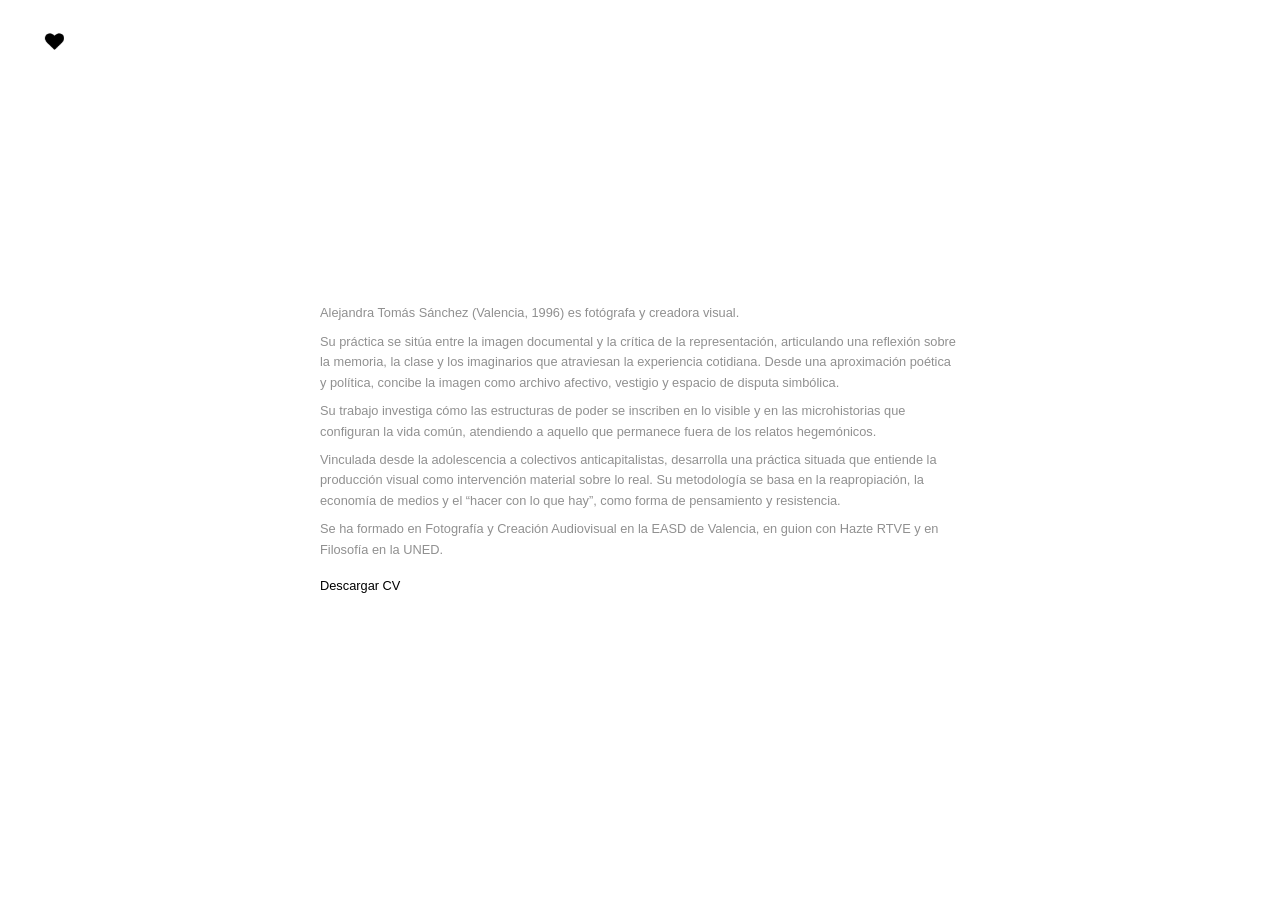
<file: index.html>
<!-- 
Este HTML contiene la página principal del sitio web.
Estructura:
- Encabezado
- Contenido principal 
-->


<!DOCTYPE html>
<html lang="es">

<head>
    <meta charset="UTF-8">
    <meta name="viewport" content="width=device-width, initial-scale=1.0">
    <title>Alejandra Tomás</title>

    <link rel="stylesheet" href="css/index.css">
</head>

<body>

    <!-- *************** INICIO HEADER *************** -->
    <header class="header">


        <button class="header__button" aria-label="Abrir menú de navegación" aria-controls="nav-menu"
            aria-expanded="false">
            <img src="assets/nav.png" alt="">
        </button>

        <nav class="header__nav">

            <ul class="nav__ul">
                <a href="index.html" title="About" target="_self">
                    <li class="nav__li about">About</li>
                </a>
            </ul>


            <ul class="nav__ul">
                <a href="html/cabanyal.html" title="project 01" target="_self">
                    <li class="nav__li">Mi barrio el Cabañal</li>
                    <li class="nav__li">2016</li>
                </a>
            </ul>

            <ul class="nav__ul">
                <li class="nav__li">Giverola summer</li>
                <li class="nav__li">2017</li>
            </ul>

            <ul class="nav__ul">
                <li class="nav__li">Valencia Nuclear</li>
                <li class="nav__li">2024</li>
            </ul>

            <ul class="nav__ul">
                <li class="nav__li">JinxJinx</li>
                <li class="nav__li">2026</li>
            </ul>

            <ul class="nav__ul">
                <li class="nav__li about">Encargos</li>
            </ul>

            <ul class="nav__ul">
                <li class="nav__li">Ángeles Toledano</li>
            </ul>

            <ul class="nav__ul">
                <li class="nav__li">X Ambassadors</li>
            </ul>

            <ul class="nav__ul">
                <li class="nav__li">La Urss</li>
            </ul>

            <ul class="nav__ul">
                <li class="nav__li">Eddie Circa</li>
            </ul>

            <ul class="nav__ul copy">
                <li class="nav__li">Copyright</li>
                <li class="nav__li">Alejandra Tomás</li>
                <li class="nav__li">2026 ©</li>
            </ul>
        </nav>
    </header>

    <!-- *************** FIN HEADER *************** -->

    <!-- *************** INICIO MAIN *************** -->


    <main class="main">

        <div class="wrapper__principal">

            <div class="div__p">
                <div class="p__description">
                    <p>Alejandra Tomás Sánchez (Valencia, 1996) es fotógrafa y creadora visual.</p>
                    <p> Su práctica se sitúa entre la imagen documental y la crítica de la representación, articulando
                        una
                        reflexión sobre la memoria, la clase y los imaginarios que atraviesan la experiencia cotidiana.
                        Desde una aproximación poética y política, concibe la imagen como archivo afectivo, vestigio y
                        espacio de disputa simbólica.</p>
                    <p>Su trabajo investiga cómo las estructuras de poder se inscriben en lo visible y en las
                        microhistorias que configuran la vida común, atendiendo a aquello que permanece fuera de los
                        relatos hegemónicos.</p>
                    <p>Vinculada desde la adolescencia a colectivos anticapitalistas, desarrolla una práctica situada
                        que
                        entiende la producción visual como intervención material sobre lo real.
                        Su metodología se basa en la reapropiación, la economía de medios y el “hacer con lo que hay”,
                        como forma de pensamiento y resistencia.</p>
                    <p>Se ha formado en Fotografía y Creación Audiovisual en la EASD de Valencia, en guion con Hazte
                        RTVE y en Filosofía en la UNED.</p>
                </div>

                <p class="p__cv">
                    <a href="assets/cv.pdf" download class="cv">
                        Descargar CV
                    </a>
                </p>


            </div>

        </div>
    </main>



    <!-- *************** FIN MAIN *************** -->



    <script src="js/index.js"></script>
</body>

</html>
</file>
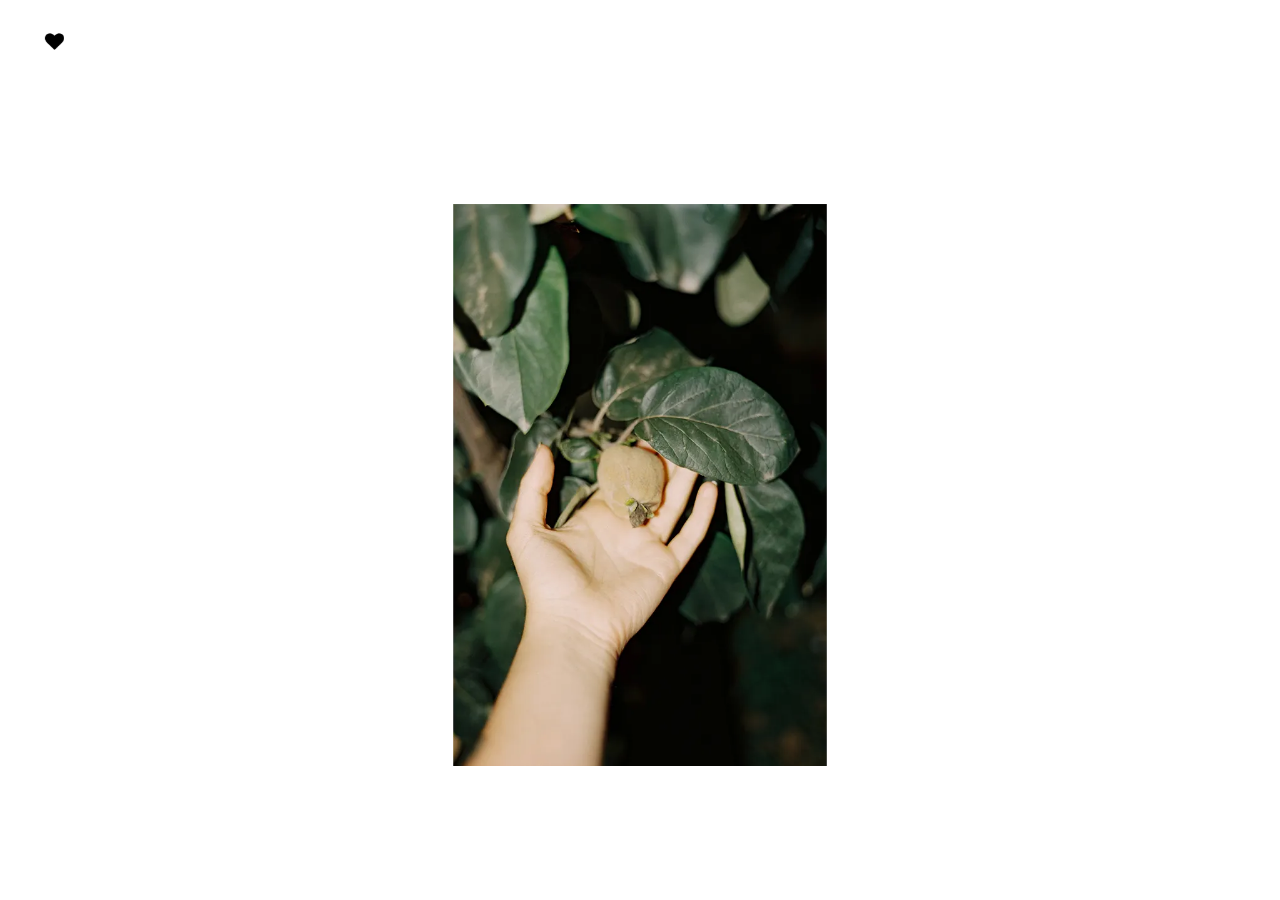
<file: html/cabanyal.html>
<!-- 
Este HTML contiene la página de "project 01".
Estructura:
- Encabezado
- Contenido principal 
-->


<!DOCTYPE html>
<html lang="es">

<head>
    <meta charset="UTF-8">
    <meta name="viewport" content="width=device-width, initial-scale=1.0">
    <title>Alejandra Tomás</title>

    <link rel="stylesheet" href="../css/index.css">
</head>

<body>

    <!-- *************** INICIO HEADER *************** -->
    <header class="header">


        <button class="header__button" aria-label="Abrir menú de navegación" aria-controls="nav-menu"
            aria-expanded="false">
            <img src="../assets/nav.png" alt="">
        </button>

        <nav class="header__nav">

            <ul class="nav__ul">
                <a href="../index.html" title="About" target="_self">
                    <li class="nav__li about">About</li>
                </a>
            </ul>

            <ul class="nav__ul">
                <a href="cabanyal.html" title="project 01" target="_self">
                    <li class="nav__li">Mi barrio el Cabañal</li>
                    <li class="nav__li">2016</li>
                </a>
            </ul>

            <ul class="nav__ul">
                <li class="nav__li">Giverola summer</li>
                <li class="nav__li">2017</li>
            </ul>

            <ul class="nav__ul">
                <li class="nav__li">Valencia Nuclear</li>
                <li class="nav__li">2024</li>
            </ul>

            <ul class="nav__ul">
                <li class="nav__li">JinxJinx</li>
                <li class="nav__li">2026</li>
            </ul>

            <ul class="nav__ul">
                <li class="nav__li about">Encargos</li>
            </ul>

            <ul class="nav__ul">
                <li class="nav__li">Ángeles Toledano</li>
            </ul>

            <ul class="nav__ul">
                <li class="nav__li">X Ambassadors</li>
            </ul>

            <ul class="nav__ul">
                <li class="nav__li">La Urss</li>
            </ul>

            <ul class="nav__ul">
                <li class="nav__li">Eddie Circa</li>
            </ul>



            <ul class="nav__ul copy">
                <li class="nav__li">Copyright</li>
                <li class="nav__li">Alejandra Tomás</li>
                <li class="nav__li">2026 ©</li>

            </ul>
        </nav>
    </header>

    <!-- *************** FIN HEADER *************** -->

    <!-- *************** INICIO MAIN *************** -->


    <main class="main">

        <div class="wrapper__projects">
            <div class="wrap__grid">

                <div class="grid__imgs">

                    <div class="carousel">
                        <div class="slides">

                            <picture class="slide">
                                <source srcset="../assets/cabanyal/cabanyal_01_s.webp" media="(max-width:1000px)">
                                <img src="../assets/cabanyal/cabanyal_01.webp" alt="Mi barrio el Cabañal" loading="lazy">
                            </picture>

                            <picture class="slide">
                                <source srcset="../assets/cabanyal/cabanyal_02_s.webp" media="(max-width:1000px)">
                                <img src="../assets/cabanyal/cabanyal_02.webp" alt="Mi barrio el Cabañal">
                            </picture>

                            <picture class="slide">
                                <source srcset="../assets/cabanyal/cabanyal_01_s.webp" media="(max-width:1000px)">
                                <img src="../assets/cabanyal/cabanyal_01.webp" alt="Mi barrio el Cabañal">
                            </picture>

                            <picture class="slide">
                                <source srcset="../assets/cabanyal/cabanyal_02_s.webp" media="(max-width:1000px)">
                                <img src="../assets/cabanyal/cabanyal_02.webp" alt="Mi barrio el Cabañal">
                            </picture>

                            <picture class="slide">
                                <source srcset="../assets/cabanyal/cabanyal_02_s.webp" media="(max-width:1000px)">
                                <img src="../assets/cabanyal/cabanyal_02.webp" alt="Mi barrio el Cabañal">
                            </picture>

                            <picture class="slide">
                                <source srcset="../assets/cabanyal/cabanyal_02_s.webp" media="(max-width:1000px)">
                                <img src="../assets/cabanyal/cabanyal_02.webp" alt="Mi barrio el Cabañal">
                            </picture>

                            <picture class="slide">
                                <source srcset="../assets/cabanyal/cabanyal_02_s.webp" media="(max-width:1000px)">
                                <img src="../assets/cabanyal/cabanyal_02.webp" alt="Mi barrio el Cabañal">
                            </picture>

                        </div>

                      

                    </div>


                </div>


            </div>
        </div>


    </main>



    <!-- *************** FIN MAIN *************** -->



    <script src="../js/index.js"></script>
</body>

</html>
</file>
<file: css/index.css>
* {
     margin: 0;
     padding: 0;
     border: 0;
     box-sizing: border-box;
 }

 li {
     list-style: none;
 }

 h1,
 h2,
 h3,
 h4,
 h5,
 h6 {
     font-size: inherit;
     font-weight: inherit;
 }

 a {
     color: inherit;
     text-decoration: none;
     display: block;
 }

 p a {
     display: inline;
 }

 img,
 picture,
 video,
 iframe {
     display: block;
     width: 100%;
     /* height: initial; */
 }

 form,
 input,
 label,
 select,
 option,
 textarea,
 button {
     font-size: inherit;
     font-family: inherit;
     display: block;
     background-color: transparent;
 }

 :root {
     --color-roig-links: rgb(241, 112, 98);
 }

 html {
     scroll-behavior: smooth;
 }

 body {
     /* font-family: "Space Grotesk", sans-serif; */
     font-family: "Inter", sans-serif;
 }

 /* accesibilidad al navegar con tabulador */
 :focus-visible {
     outline: 2px solid #1a1a1a;
     outline-offset: 2px;
 }


 /**************** FIN RESET *****************/


 /* HEADER */



 .header {
     width: 100%;
     display: flex;
     flex-flow: column nowrap;
     justify-content: flex-start;
     align-items: flex-start;

     padding: 2rem;
     position: fixed;
     top: 0;
     z-index: 2;
 }

 .header__button {
     width: 1.2rem;
     margin-left: .8rem;
     cursor: pointer;
 }


 .header__nav {
     display: none;
     font-size: .8em;
     flex-flow: column nowrap;
     justify-content: flex-start;
     align-items: flex-start;
     gap: 1.5rem;
     margin-top: 3rem;
 }

 .header__nav.isActive {
     display: flex;
 }


 .about {
     font-weight: bold;
 }

 /* FIN HEADER */


 .wrapper__principal {
     width: 100%;
     min-height: 100vh;

     display: flex;
     flex-flow: column nowrap;
     justify-content: center;
     align-items: center;
 }


 .div__p {
     width: 50%;

     display: flex;
     flex-flow: column nowrap;
     justify-content: center;
     align-items: flex-start;

     gap: 1rem;
     font-size: .8em;
     color: rgb(144, 144, 144);
     line-height: 1.6;

 }


 .p__description {

     text-align: left;
     display: flex;
     flex-flow: column nowrap;

     gap: .5rem;

 }

 .cv {
     color: black;
     cursor: pointer;
 }

 .nav__ul {
     font-weight: 400;
 }

 .copy {
     display: flex;
     flex-flow: column nowrap;
     gap: .4rem;
     font-size: .8em;
     color: rgb(160, 159, 159);
 }

 .nav__ul:hover {
     color: grey;
 }


 .wrapper__projects {
     width: 100%;
     min-height: 90vh;
     margin-top: 5rem;

     display: flex;
     justify-content: center;
     align-items: center;
 }


 .wrap__grid {
     width: 70%;
 }

 .grid__imgs {
     width: 100%;
 }

/* CARROUSEL */



 .carousel {
     width: 60%;
     position: relative;
     overflow: hidden;
     margin: 0 auto;
 }

 .slides {
     display: flex;
     transition: transform 0.35s ease;
     will-change: transform;
     touch-action: pan-y;
 }

 .slide {
     flex: 0 0 100%;
     box-sizing: border-box;
     text-align: center;
 }





 /* Zonas de clic invisibles */
 .tap-zone {
     position: absolute;
     top: 0;
     height: 100%;
     width: 50%;
     z-index: 2;
 }

 .left-zone {
     left: 0;
 }

 .right-zone {
     right: 0;
 }

 /* Controles */
 .carousel-controls {
     display: flex;
     flex-flow: row nowrap;
     justify-content: flex-start;
     align-items: center;

 }

 .carousel .btn {
     color: rgb(0, 0, 0);
     padding: 6px 10px;
     cursor: pointer;
 }

 /* indicador tipo 1/3 */
 .page-indicator {
     font-size: .9375rem;
 }

 .btn {
     cursor: pointer;
     z-index: 3;
 }











 @media (max-width:1200px) {

     .wrapper__principal {
         margin-top: 5rem;
       

     }

     .div__p {
         width: 75%;
         /* background-color: rgb(233, 251, 251); */
         /* justify-content: flex-start; */
     }

       .carousel {
         width: 100%;
     }

     .text__h2 {
         margin-top: 1rem;
     }

    .wrap__grid{
        width: 90%;
    }
 }
</file>
